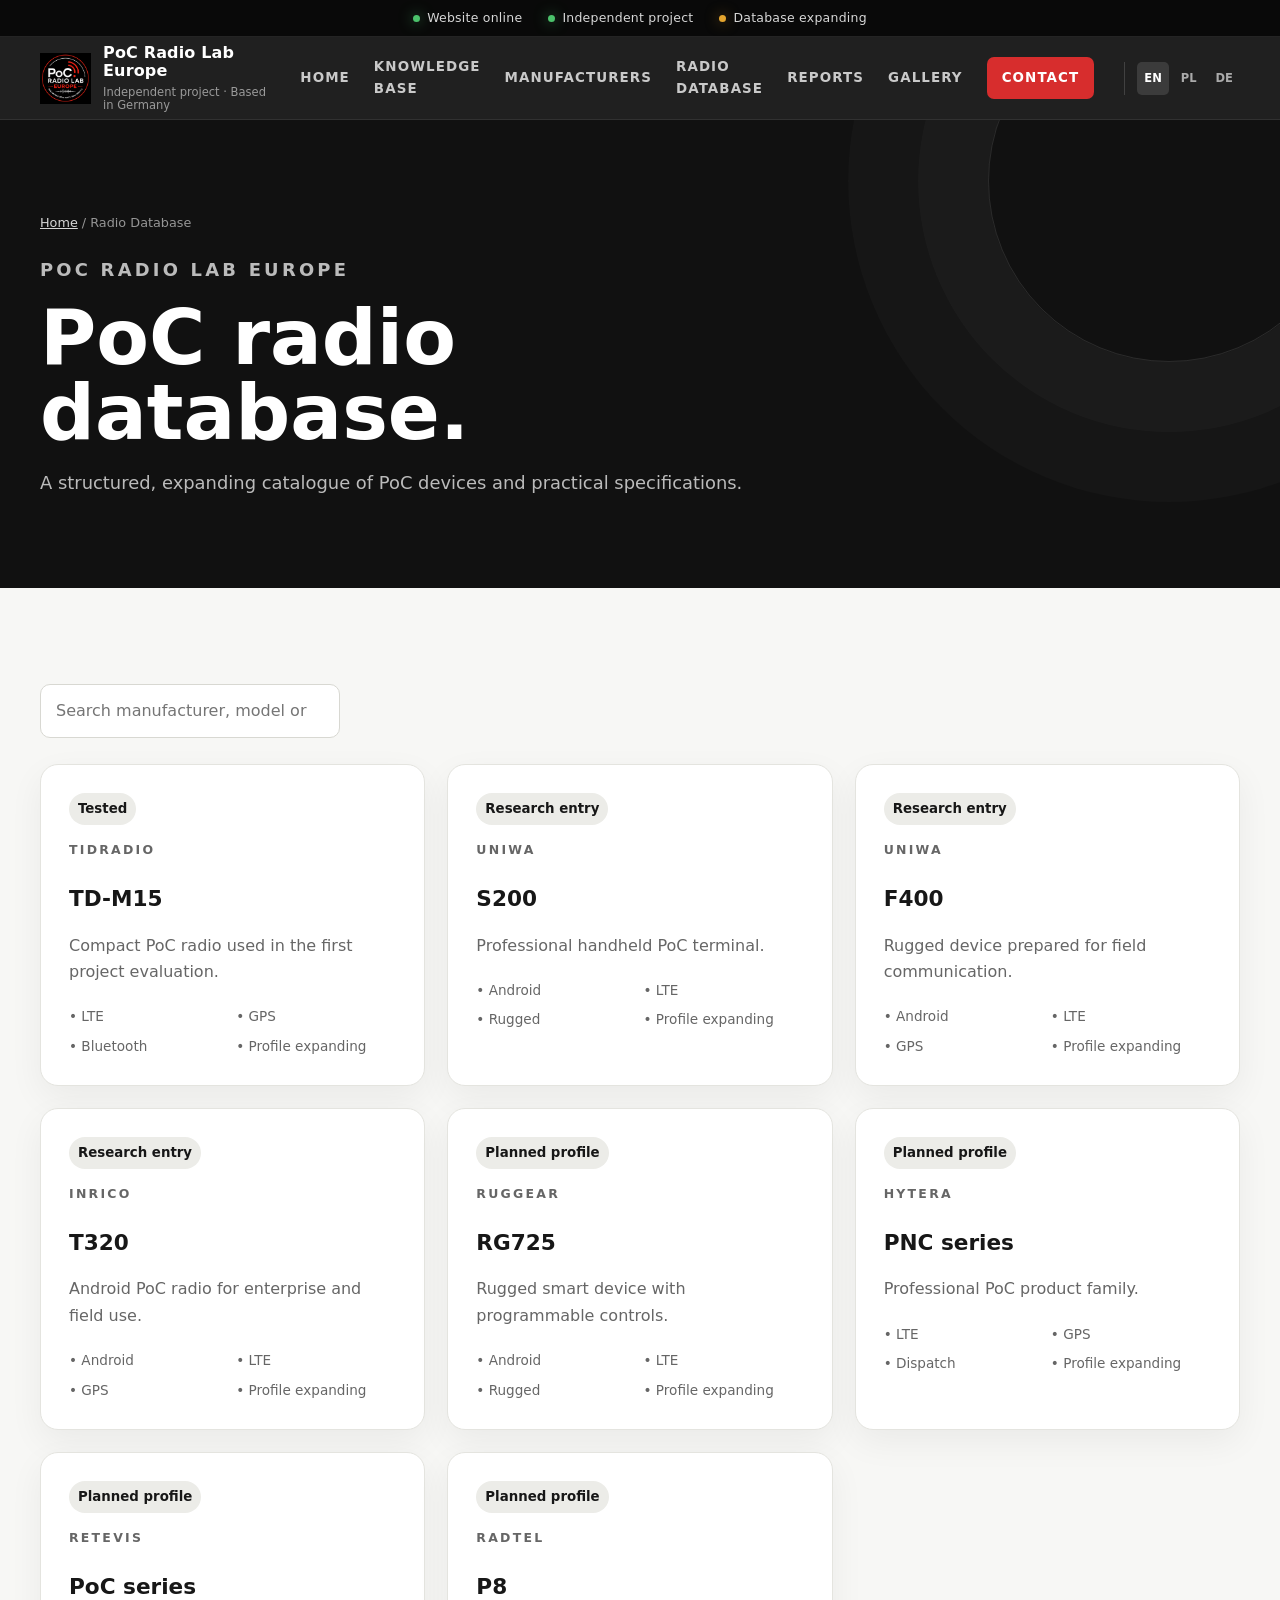
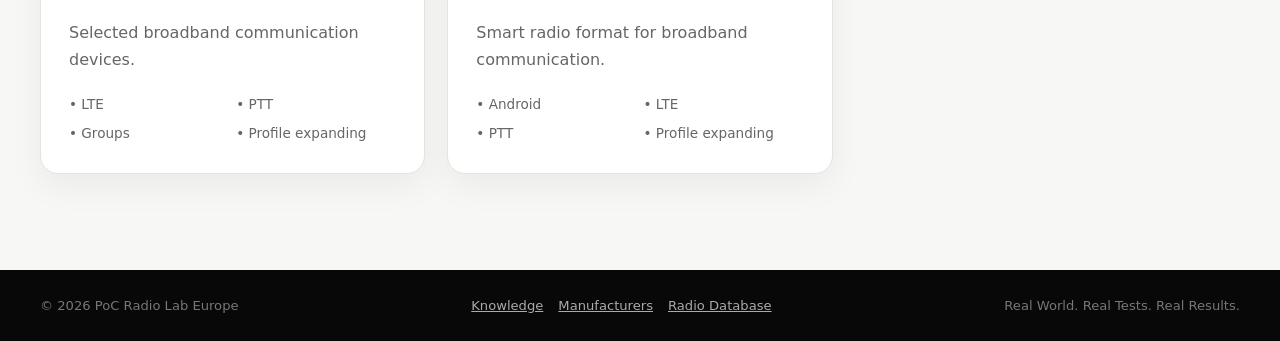
<file: database/index.html>
<!doctype html><html lang="en"><head><meta charset="utf-8"><meta name="viewport" content="width=device-width,initial-scale=1"><meta name="description" content="Searchable PoC radio database."><title>Radio Database | PoC Radio Lab Europe</title><link rel="icon" href="../assets/images/logo.png"><link rel="stylesheet" href="../assets/css/main.css"><style>.language-switcher{display:flex;align-items:center;gap:5px;margin-left:6px;padding-left:12px;border-left:1px solid rgba(255,255,255,.15)}.language-switcher button{border:0;background:transparent;color:#aaa;padding:7px;border-radius:5px;cursor:pointer;font-size:.72rem;font-weight:850}.language-switcher button:hover,.language-switcher button[aria-pressed="true"]{color:#fff;background:rgba(255,255,255,.12)}@media(max-width:780px){.language-switcher{margin:8px 0 0;padding:13px 0 0;justify-content:center;border-left:0;border-top:1px solid rgba(255,255,255,.12)}}</style></head><body><a class="skip-link" href="#main">Skip to content</a><div class="live-strip"><div class="container live-strip__inner"><span><i class="dot dot--green"></i>Website online</span><span><i class="dot dot--green"></i>Independent project</span><span><i class="dot dot--amber"></i>Database expanding</span></div></div><header class="site-header" id="top"><div class="container nav"><a class="brand" href="../index.html"><img src="../assets/images/logo.png" alt="PoC Radio Lab Europe logo"><span><strong>PoC Radio Lab Europe</strong><small>Independent project · Based in Germany</small></span></a><button class="nav-toggle" aria-expanded="false" aria-controls="main-nav" aria-label="Open navigation"><span></span><span></span><span></span></button><nav id="main-nav" class="nav-links" aria-label="Main navigation"><a class="" href="../index.html">Home</a><a class="" href="../knowledge/index.html">Knowledge Base</a><a class="" href="../manufacturers/index.html">Manufacturers</a><a class="active" href="../database/index.html">Radio Database</a><a class="" href="../reports/index.html">Reports</a><a class="" href="../gallery/index.html">Gallery</a><a class="nav-cta" href="../contact.html">Contact</a><div class="language-switcher"><button data-lang="en" aria-pressed="true">EN</button><button data-lang="pl">PL</button><button data-lang="de">DE</button></div></nav></div></header><main id="main"><section class="page-hero"><div class="container"><div class="breadcrumb"><a href="../index.html">Home</a> / Radio Database</div><p class="eyebrow">PoC Radio Lab Europe</p><h1>PoC radio<br>database.</h1><p>A structured, expanding catalogue of PoC devices and practical specifications.</p></div></section><section class="page-section"><div class="container"><div class="filter-row"><input id="radio-filter" type="search" placeholder="Search manufacturer, model or feature…"></div><div class="radio-grid" id="radio-grid"><article class="radio-entry" data-search="TIDRADIO TD-M15 LTE GPS Bluetooth"><small>Tested</small><p class="eyebrow">TIDRADIO</p><h3>TD-M15</h3><p>Compact PoC radio used in the first project evaluation.</p><div class="spec-list"><span>• LTE</span><span>• GPS</span><span>• Bluetooth</span><span>• Profile expanding</span></div></article><article class="radio-entry" data-search="UNIWA S200 Android LTE Rugged"><small>Research entry</small><p class="eyebrow">UNIWA</p><h3>S200</h3><p>Professional handheld PoC terminal.</p><div class="spec-list"><span>• Android</span><span>• LTE</span><span>• Rugged</span><span>• Profile expanding</span></div></article><article class="radio-entry" data-search="UNIWA F400 Android LTE GPS"><small>Research entry</small><p class="eyebrow">UNIWA</p><h3>F400</h3><p>Rugged device prepared for field communication.</p><div class="spec-list"><span>• Android</span><span>• LTE</span><span>• GPS</span><span>• Profile expanding</span></div></article><article class="radio-entry" data-search="Inrico T320 Android LTE GPS"><small>Research entry</small><p class="eyebrow">Inrico</p><h3>T320</h3><p>Android PoC radio for enterprise and field use.</p><div class="spec-list"><span>• Android</span><span>• LTE</span><span>• GPS</span><span>• Profile expanding</span></div></article><article class="radio-entry" data-search="RugGear RG725 Android LTE Rugged"><small>Planned profile</small><p class="eyebrow">RugGear</p><h3>RG725</h3><p>Rugged smart device with programmable controls.</p><div class="spec-list"><span>• Android</span><span>• LTE</span><span>• Rugged</span><span>• Profile expanding</span></div></article><article class="radio-entry" data-search="Hytera PNC series LTE GPS Dispatch"><small>Planned profile</small><p class="eyebrow">Hytera</p><h3>PNC series</h3><p>Professional PoC product family.</p><div class="spec-list"><span>• LTE</span><span>• GPS</span><span>• Dispatch</span><span>• Profile expanding</span></div></article><article class="radio-entry" data-search="Retevis PoC series LTE PTT Groups"><small>Planned profile</small><p class="eyebrow">Retevis</p><h3>PoC series</h3><p>Selected broadband communication devices.</p><div class="spec-list"><span>• LTE</span><span>• PTT</span><span>• Groups</span><span>• Profile expanding</span></div></article><article class="radio-entry" data-search="Radtel P8 Android LTE PTT"><small>Planned profile</small><p class="eyebrow">Radtel</p><h3>P8</h3><p>Smart radio format for broadband communication.</p><div class="spec-list"><span>• Android</span><span>• LTE</span><span>• PTT</span><span>• Profile expanding</span></div></article></div></div></section><script>document.addEventListener('DOMContentLoaded',()=>{const q=document.getElementById('radio-filter');q?.addEventListener('input',()=>{const v=q.value.toLowerCase();document.querySelectorAll('.radio-entry').forEach(x=>x.hidden=!x.textContent.toLowerCase().includes(v));});});</script></main><footer class="footer"><div class="container footer__inner"><span>© 2026 PoC Radio Lab Europe</span><div class="subpage-footer-links"><a href="../knowledge/index.html">Knowledge</a><a href="../manufacturers/index.html">Manufacturers</a><a href="../database/index.html">Radio Database</a></div><span>Real World. Real Tests. Real Results.</span></div></footer><script defer src="../assets/js/main.js"></script></body></html>
</file>
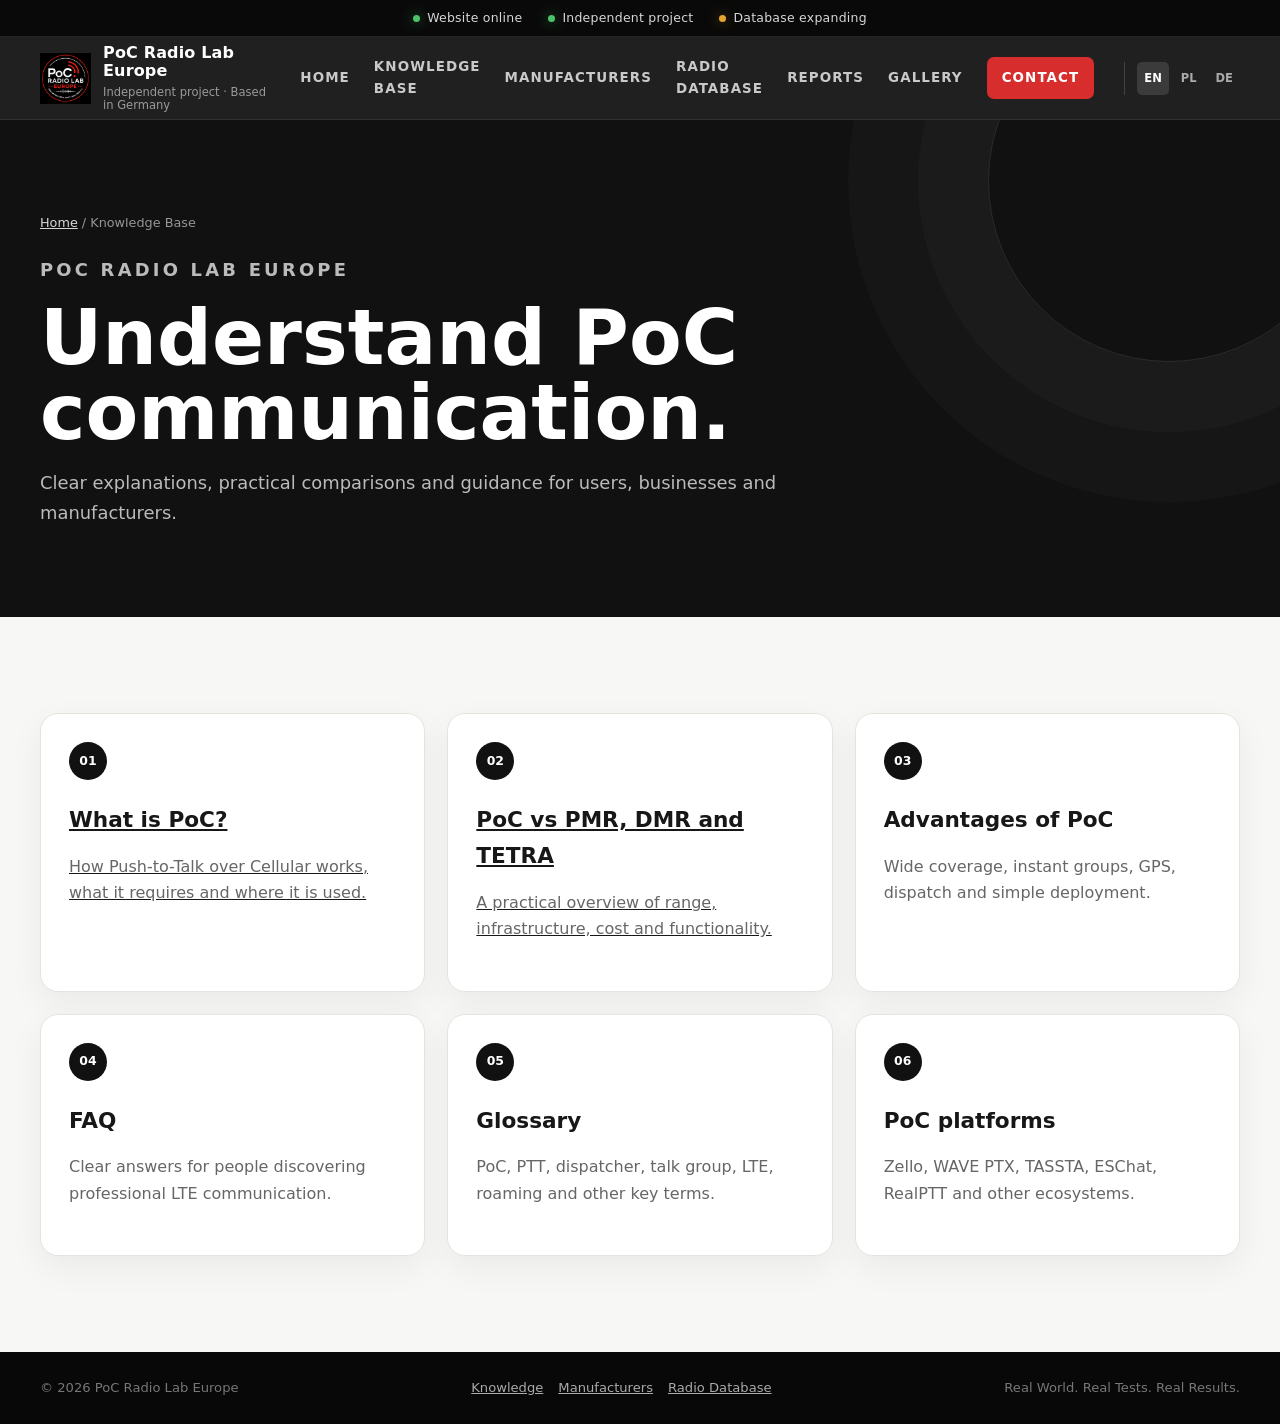
<file: knowledge/index.html>
<!doctype html><html lang="en"><head><meta charset="utf-8"><meta name="viewport" content="width=device-width,initial-scale=1"><meta name="description" content="Independent PoC knowledge base."><title>Knowledge Base | PoC Radio Lab Europe</title><link rel="icon" href="../assets/images/logo.png"><link rel="stylesheet" href="../assets/css/main.css"><style>.language-switcher{display:flex;align-items:center;gap:5px;margin-left:6px;padding-left:12px;border-left:1px solid rgba(255,255,255,.15)}.language-switcher button{border:0;background:transparent;color:#aaa;padding:7px;border-radius:5px;cursor:pointer;font-size:.72rem;font-weight:850}.language-switcher button:hover,.language-switcher button[aria-pressed="true"]{color:#fff;background:rgba(255,255,255,.12)}@media(max-width:780px){.language-switcher{margin:8px 0 0;padding:13px 0 0;justify-content:center;border-left:0;border-top:1px solid rgba(255,255,255,.12)}}</style></head><body><a class="skip-link" href="#main">Skip to content</a><div class="live-strip"><div class="container live-strip__inner"><span><i class="dot dot--green"></i>Website online</span><span><i class="dot dot--green"></i>Independent project</span><span><i class="dot dot--amber"></i>Database expanding</span></div></div><header class="site-header" id="top"><div class="container nav"><a class="brand" href="../index.html"><img src="../assets/images/logo.png" alt="PoC Radio Lab Europe logo"><span><strong>PoC Radio Lab Europe</strong><small>Independent project · Based in Germany</small></span></a><button class="nav-toggle" aria-expanded="false" aria-controls="main-nav" aria-label="Open navigation"><span></span><span></span><span></span></button><nav id="main-nav" class="nav-links" aria-label="Main navigation"><a class="" href="../index.html">Home</a><a class="active" href="../knowledge/index.html">Knowledge Base</a><a class="" href="../manufacturers/index.html">Manufacturers</a><a class="" href="../database/index.html">Radio Database</a><a class="" href="../reports/index.html">Reports</a><a class="" href="../gallery/index.html">Gallery</a><a class="nav-cta" href="../contact.html">Contact</a><div class="language-switcher"><button data-lang="en" aria-pressed="true">EN</button><button data-lang="pl">PL</button><button data-lang="de">DE</button></div></nav></div></header><main id="main"><section class="page-hero"><div class="container"><div class="breadcrumb"><a href="../index.html">Home</a> / Knowledge Base</div><p class="eyebrow">PoC Radio Lab Europe</p><h1>Understand PoC<br>communication.</h1><p>Clear explanations, practical comparisons and guidance for users, businesses and manufacturers.</p></div></section><section class="page-section"><div class="container"><div class="content-grid">
<a class="content-card" href="what-is-poc.html"><span class="number">01</span><h3>What is PoC?</h3><p>How Push-to-Talk over Cellular works, what it requires and where it is used.</p></a>
<a class="content-card" href="comparisons.html"><span class="number">02</span><h3>PoC vs PMR, DMR and TETRA</h3><p>A practical overview of range, infrastructure, cost and functionality.</p></a>
<div class="content-card"><span class="number">03</span><h3>Advantages of PoC</h3><p>Wide coverage, instant groups, GPS, dispatch and simple deployment.</p></div>
<div class="content-card"><span class="number">04</span><h3>FAQ</h3><p>Clear answers for people discovering professional LTE communication.</p></div>
<div class="content-card"><span class="number">05</span><h3>Glossary</h3><p>PoC, PTT, dispatcher, talk group, LTE, roaming and other key terms.</p></div>
<div class="content-card"><span class="number">06</span><h3>PoC platforms</h3><p>Zello, WAVE PTX, TASSTA, ESChat, RealPTT and other ecosystems.</p></div>
</div></div></section></main><footer class="footer"><div class="container footer__inner"><span>© 2026 PoC Radio Lab Europe</span><div class="subpage-footer-links"><a href="../knowledge/index.html">Knowledge</a><a href="../manufacturers/index.html">Manufacturers</a><a href="../database/index.html">Radio Database</a></div><span>Real World. Real Tests. Real Results.</span></div></footer><script defer src="../assets/js/main.js"></script></body></html>
</file>
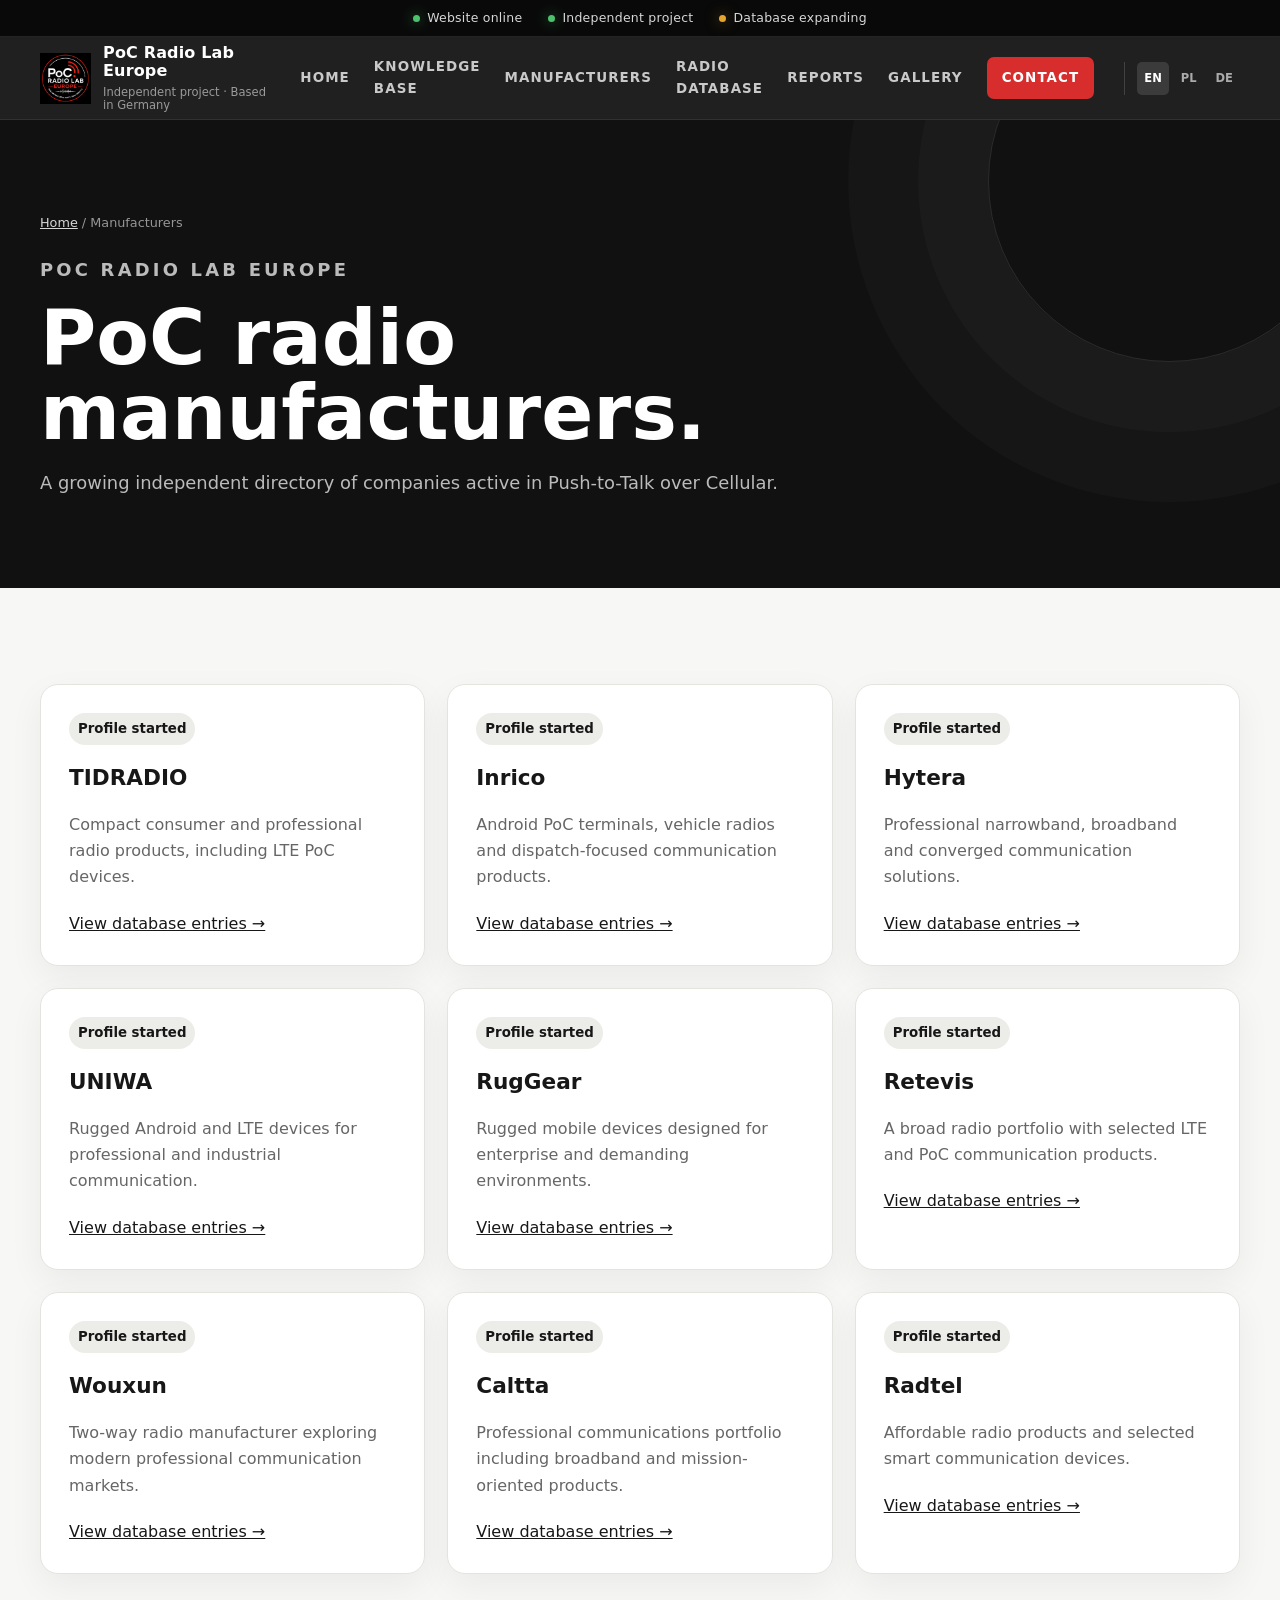
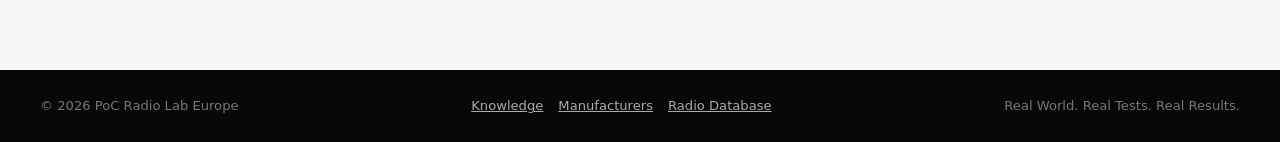
<file: manufacturers/index.html>
<!doctype html><html lang="en"><head><meta charset="utf-8"><meta name="viewport" content="width=device-width,initial-scale=1"><meta name="description" content="Directory of PoC radio manufacturers."><title>Manufacturers | PoC Radio Lab Europe</title><link rel="icon" href="../assets/images/logo.png"><link rel="stylesheet" href="../assets/css/main.css"><style>.language-switcher{display:flex;align-items:center;gap:5px;margin-left:6px;padding-left:12px;border-left:1px solid rgba(255,255,255,.15)}.language-switcher button{border:0;background:transparent;color:#aaa;padding:7px;border-radius:5px;cursor:pointer;font-size:.72rem;font-weight:850}.language-switcher button:hover,.language-switcher button[aria-pressed="true"]{color:#fff;background:rgba(255,255,255,.12)}@media(max-width:780px){.language-switcher{margin:8px 0 0;padding:13px 0 0;justify-content:center;border-left:0;border-top:1px solid rgba(255,255,255,.12)}}</style></head><body><a class="skip-link" href="#main">Skip to content</a><div class="live-strip"><div class="container live-strip__inner"><span><i class="dot dot--green"></i>Website online</span><span><i class="dot dot--green"></i>Independent project</span><span><i class="dot dot--amber"></i>Database expanding</span></div></div><header class="site-header" id="top"><div class="container nav"><a class="brand" href="../index.html"><img src="../assets/images/logo.png" alt="PoC Radio Lab Europe logo"><span><strong>PoC Radio Lab Europe</strong><small>Independent project · Based in Germany</small></span></a><button class="nav-toggle" aria-expanded="false" aria-controls="main-nav" aria-label="Open navigation"><span></span><span></span><span></span></button><nav id="main-nav" class="nav-links" aria-label="Main navigation"><a class="" href="../index.html">Home</a><a class="" href="../knowledge/index.html">Knowledge Base</a><a class="active" href="../manufacturers/index.html">Manufacturers</a><a class="" href="../database/index.html">Radio Database</a><a class="" href="../reports/index.html">Reports</a><a class="" href="../gallery/index.html">Gallery</a><a class="nav-cta" href="../contact.html">Contact</a><div class="language-switcher"><button data-lang="en" aria-pressed="true">EN</button><button data-lang="pl">PL</button><button data-lang="de">DE</button></div></nav></div></header><main id="main"><section class="page-hero"><div class="container"><div class="breadcrumb"><a href="../index.html">Home</a> / Manufacturers</div><p class="eyebrow">PoC Radio Lab Europe</p><h1>PoC radio<br>manufacturers.</h1><p>A growing independent directory of companies active in Push-to-Talk over Cellular.</p></div></section><section class="page-section"><div class="container"><div class="directory-grid"><article class="directory-card"><small>Profile started</small><h3>TIDRADIO</h3><p>Compact consumer and professional radio products, including LTE PoC devices.</p><a href="../database/index.html">View database entries →</a></article><article class="directory-card"><small>Profile started</small><h3>Inrico</h3><p>Android PoC terminals, vehicle radios and dispatch-focused communication products.</p><a href="../database/index.html">View database entries →</a></article><article class="directory-card"><small>Profile started</small><h3>Hytera</h3><p>Professional narrowband, broadband and converged communication solutions.</p><a href="../database/index.html">View database entries →</a></article><article class="directory-card"><small>Profile started</small><h3>UNIWA</h3><p>Rugged Android and LTE devices for professional and industrial communication.</p><a href="../database/index.html">View database entries →</a></article><article class="directory-card"><small>Profile started</small><h3>RugGear</h3><p>Rugged mobile devices designed for enterprise and demanding environments.</p><a href="../database/index.html">View database entries →</a></article><article class="directory-card"><small>Profile started</small><h3>Retevis</h3><p>A broad radio portfolio with selected LTE and PoC communication products.</p><a href="../database/index.html">View database entries →</a></article><article class="directory-card"><small>Profile started</small><h3>Wouxun</h3><p>Two-way radio manufacturer exploring modern professional communication markets.</p><a href="../database/index.html">View database entries →</a></article><article class="directory-card"><small>Profile started</small><h3>Caltta</h3><p>Professional communications portfolio including broadband and mission-oriented products.</p><a href="../database/index.html">View database entries →</a></article><article class="directory-card"><small>Profile started</small><h3>Radtel</h3><p>Affordable radio products and selected smart communication devices.</p><a href="../database/index.html">View database entries →</a></article></div></div></section></main><footer class="footer"><div class="container footer__inner"><span>© 2026 PoC Radio Lab Europe</span><div class="subpage-footer-links"><a href="../knowledge/index.html">Knowledge</a><a href="../manufacturers/index.html">Manufacturers</a><a href="../database/index.html">Radio Database</a></div><span>Real World. Real Tests. Real Results.</span></div></footer><script defer src="../assets/js/main.js"></script></body></html>
</file>
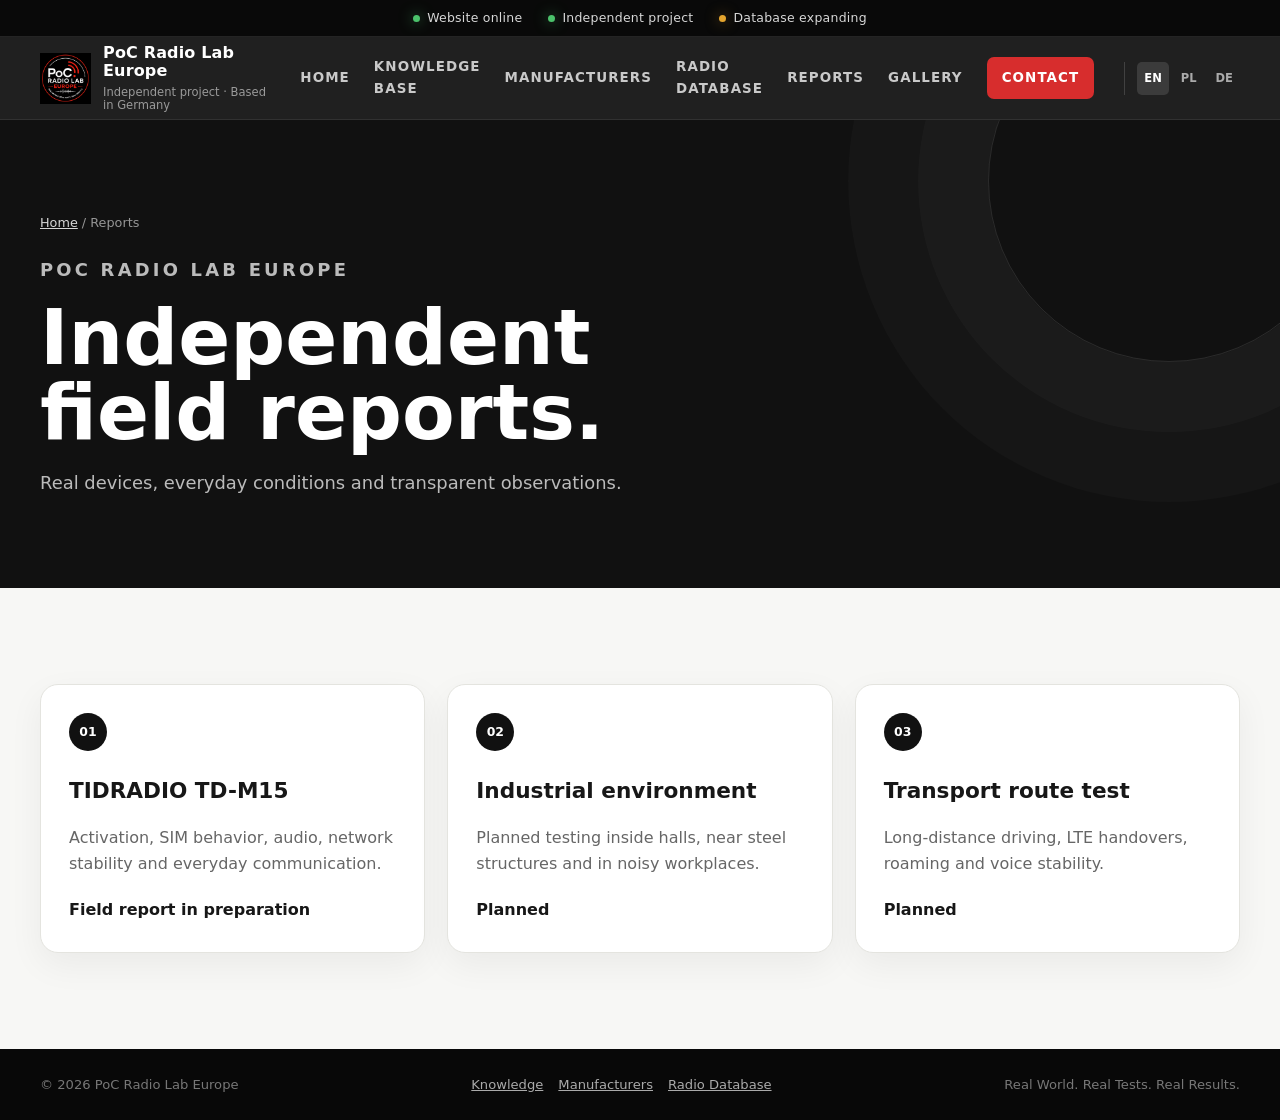
<file: reports/index.html>
<!doctype html><html lang="en"><head><meta charset="utf-8"><meta name="viewport" content="width=device-width,initial-scale=1"><meta name="description" content="Independent PoC field reports."><title>Reports | PoC Radio Lab Europe</title><link rel="icon" href="../assets/images/logo.png"><link rel="stylesheet" href="../assets/css/main.css"><style>.language-switcher{display:flex;align-items:center;gap:5px;margin-left:6px;padding-left:12px;border-left:1px solid rgba(255,255,255,.15)}.language-switcher button{border:0;background:transparent;color:#aaa;padding:7px;border-radius:5px;cursor:pointer;font-size:.72rem;font-weight:850}.language-switcher button:hover,.language-switcher button[aria-pressed="true"]{color:#fff;background:rgba(255,255,255,.12)}@media(max-width:780px){.language-switcher{margin:8px 0 0;padding:13px 0 0;justify-content:center;border-left:0;border-top:1px solid rgba(255,255,255,.12)}}</style></head><body><a class="skip-link" href="#main">Skip to content</a><div class="live-strip"><div class="container live-strip__inner"><span><i class="dot dot--green"></i>Website online</span><span><i class="dot dot--green"></i>Independent project</span><span><i class="dot dot--amber"></i>Database expanding</span></div></div><header class="site-header" id="top"><div class="container nav"><a class="brand" href="../index.html"><img src="../assets/images/logo.png" alt="PoC Radio Lab Europe logo"><span><strong>PoC Radio Lab Europe</strong><small>Independent project · Based in Germany</small></span></a><button class="nav-toggle" aria-expanded="false" aria-controls="main-nav" aria-label="Open navigation"><span></span><span></span><span></span></button><nav id="main-nav" class="nav-links" aria-label="Main navigation"><a class="" href="../index.html">Home</a><a class="" href="../knowledge/index.html">Knowledge Base</a><a class="" href="../manufacturers/index.html">Manufacturers</a><a class="" href="../database/index.html">Radio Database</a><a class="active" href="../reports/index.html">Reports</a><a class="" href="../gallery/index.html">Gallery</a><a class="nav-cta" href="../contact.html">Contact</a><div class="language-switcher"><button data-lang="en" aria-pressed="true">EN</button><button data-lang="pl">PL</button><button data-lang="de">DE</button></div></nav></div></header><main id="main"><section class="page-hero"><div class="container"><div class="breadcrumb"><a href="../index.html">Home</a> / Reports</div><p class="eyebrow">PoC Radio Lab Europe</p><h1>Independent<br>field reports.</h1><p>Real devices, everyday conditions and transparent observations.</p></div></section><section class="page-section"><div class="container"><div class="content-grid"><article class="content-card"><span class="number">01</span><h3>TIDRADIO TD-M15</h3><p>Activation, SIM behavior, audio, network stability and everyday communication.</p><b>Field report in preparation</b></article><article class="content-card"><span class="number">02</span><h3>Industrial environment</h3><p>Planned testing inside halls, near steel structures and in noisy workplaces.</p><b>Planned</b></article><article class="content-card"><span class="number">03</span><h3>Transport route test</h3><p>Long-distance driving, LTE handovers, roaming and voice stability.</p><b>Planned</b></article></div></div></section></main><footer class="footer"><div class="container footer__inner"><span>© 2026 PoC Radio Lab Europe</span><div class="subpage-footer-links"><a href="../knowledge/index.html">Knowledge</a><a href="../manufacturers/index.html">Manufacturers</a><a href="../database/index.html">Radio Database</a></div><span>Real World. Real Tests. Real Results.</span></div></footer><script defer src="../assets/js/main.js"></script></body></html>
</file>
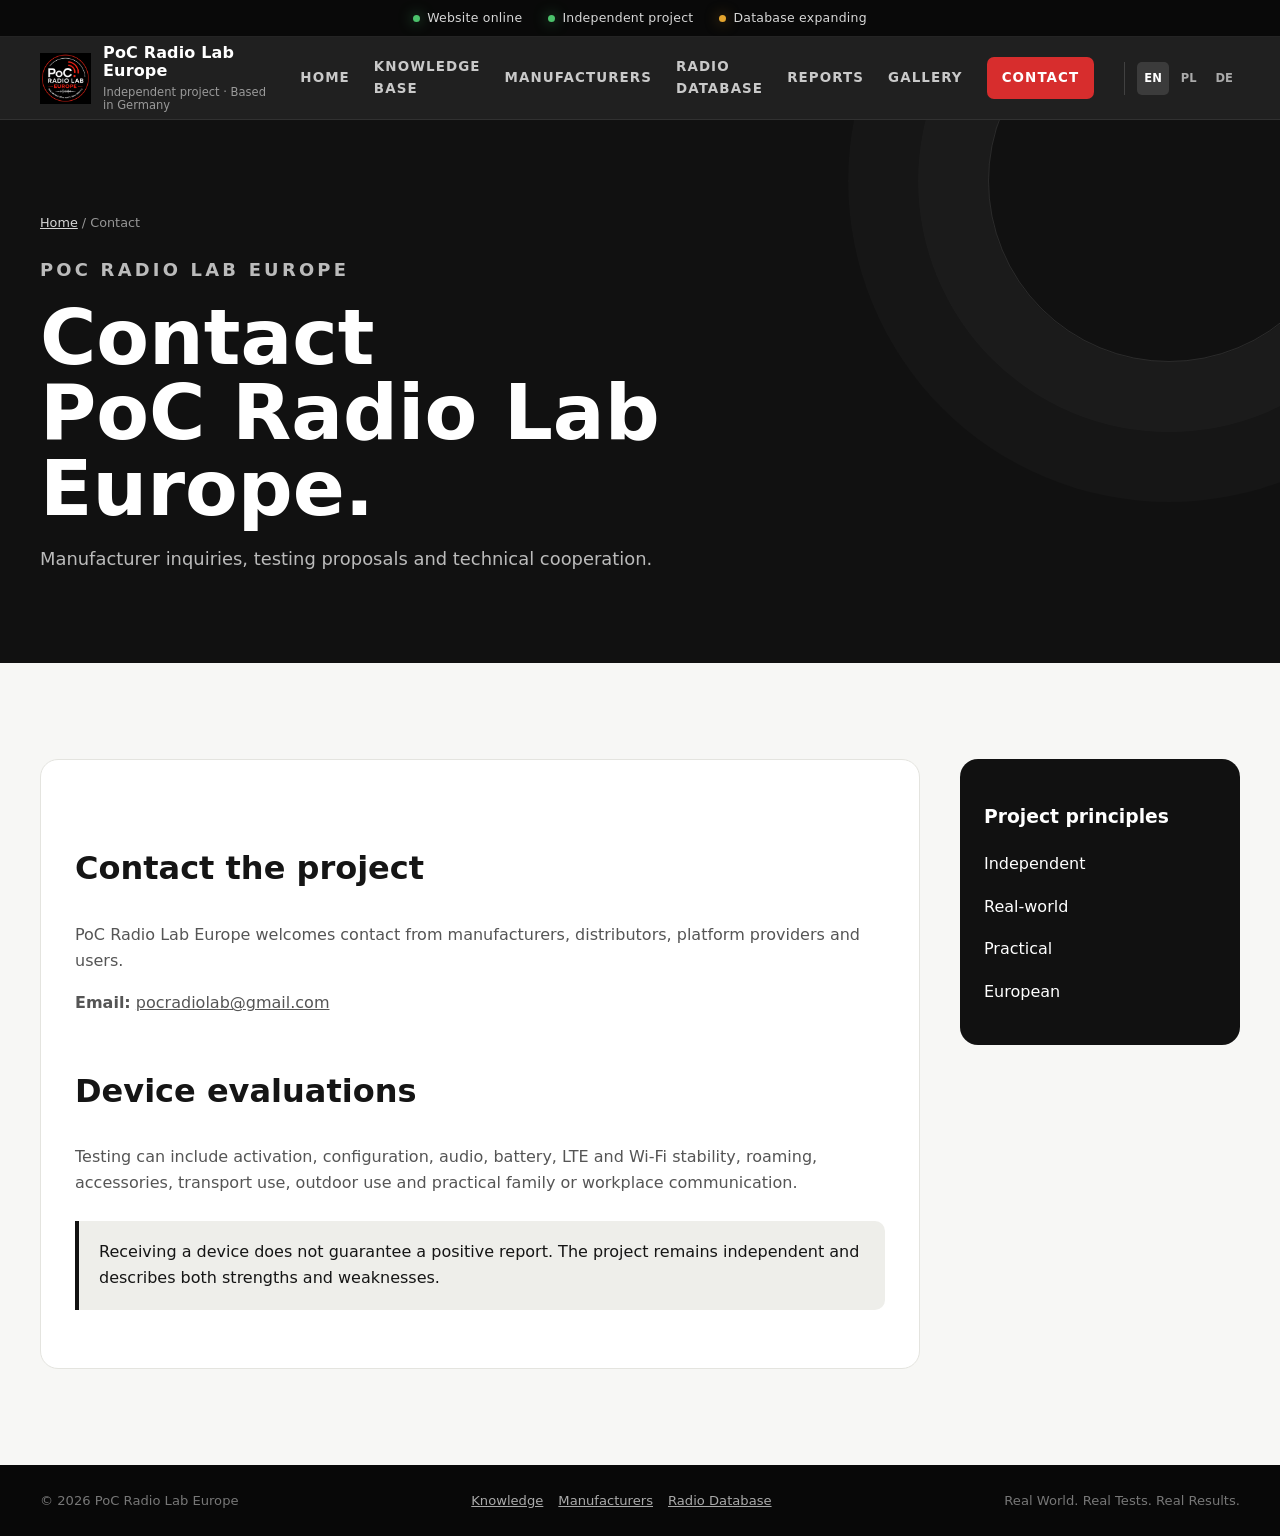
<file: contact.html>
<!doctype html><html lang="en"><head><meta charset="utf-8"><meta name="viewport" content="width=device-width,initial-scale=1"><meta name="description" content="Contact PoC Radio Lab Europe."><title>Contact | PoC Radio Lab Europe</title><link rel="icon" href="assets/images/logo.png"><link rel="stylesheet" href="assets/css/main.css"><style>.language-switcher{display:flex;align-items:center;gap:5px;margin-left:6px;padding-left:12px;border-left:1px solid rgba(255,255,255,.15)}.language-switcher button{border:0;background:transparent;color:#aaa;padding:7px;border-radius:5px;cursor:pointer;font-size:.72rem;font-weight:850}.language-switcher button:hover,.language-switcher button[aria-pressed="true"]{color:#fff;background:rgba(255,255,255,.12)}@media(max-width:780px){.language-switcher{margin:8px 0 0;padding:13px 0 0;justify-content:center;border-left:0;border-top:1px solid rgba(255,255,255,.12)}}</style></head><body><a class="skip-link" href="#main">Skip to content</a><div class="live-strip"><div class="container live-strip__inner"><span><i class="dot dot--green"></i>Website online</span><span><i class="dot dot--green"></i>Independent project</span><span><i class="dot dot--amber"></i>Database expanding</span></div></div><header class="site-header" id="top"><div class="container nav"><a class="brand" href="index.html"><img src="assets/images/logo.png" alt="PoC Radio Lab Europe logo"><span><strong>PoC Radio Lab Europe</strong><small>Independent project · Based in Germany</small></span></a><button class="nav-toggle" aria-expanded="false" aria-controls="main-nav" aria-label="Open navigation"><span></span><span></span><span></span></button><nav id="main-nav" class="nav-links" aria-label="Main navigation"><a class="" href="index.html">Home</a><a class="" href="knowledge/index.html">Knowledge Base</a><a class="" href="manufacturers/index.html">Manufacturers</a><a class="" href="database/index.html">Radio Database</a><a class="" href="reports/index.html">Reports</a><a class="" href="gallery/index.html">Gallery</a><a class="nav-cta" href="contact.html">Contact</a><div class="language-switcher"><button data-lang="en" aria-pressed="true">EN</button><button data-lang="pl">PL</button><button data-lang="de">DE</button></div></nav></div></header><main id="main"><section class="page-hero"><div class="container"><div class="breadcrumb"><a href="index.html">Home</a> / Contact</div><p class="eyebrow">PoC Radio Lab Europe</p><h1>Contact<br>PoC Radio Lab Europe.</h1><p>Manufacturer inquiries, testing proposals and technical cooperation.</p></div></section><section class="page-section"><div class="container article-layout"><article class="article-body"><h2>Contact the project</h2><p>PoC Radio Lab Europe welcomes contact from manufacturers, distributors, platform providers and users.</p><p><strong>Email:</strong> <a href="mailto:pocradiolab@gmail.com">pocradiolab@gmail.com</a></p><h2>Device evaluations</h2><p>Testing can include activation, configuration, audio, battery, LTE and Wi-Fi stability, roaming, accessories, transport use, outdoor use and practical family or workplace communication.</p><div class="notice-box">Receiving a device does not guarantee a positive report. The project remains independent and describes both strengths and weaknesses.</div></article><aside class="article-side"><h3>Project principles</h3><p>Independent</p><p>Real-world</p><p>Practical</p><p>European</p></aside></div></section></main><footer class="footer"><div class="container footer__inner"><span>© 2026 PoC Radio Lab Europe</span><div class="subpage-footer-links"><a href="knowledge/index.html">Knowledge</a><a href="manufacturers/index.html">Manufacturers</a><a href="database/index.html">Radio Database</a></div><span>Real World. Real Tests. Real Results.</span></div></footer><script defer src="assets/js/main.js"></script></body></html>
</file>
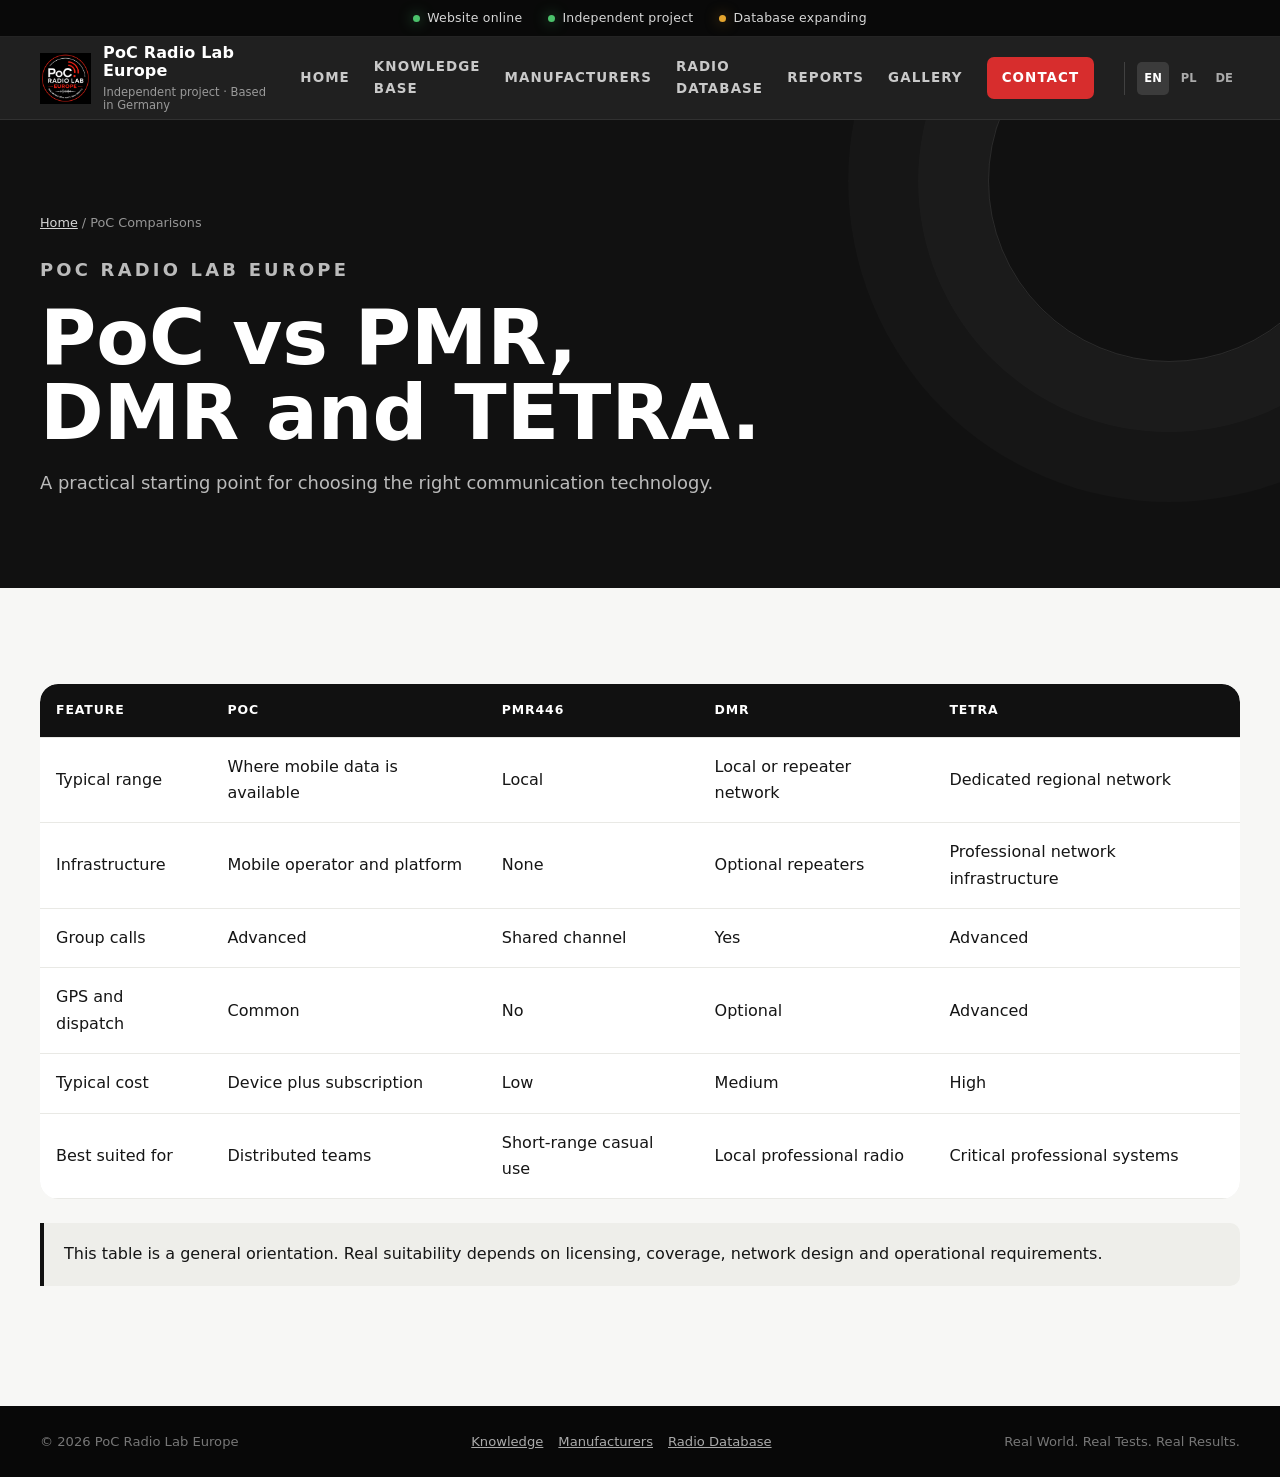
<file: knowledge/comparisons.html>
<!doctype html><html lang="en"><head><meta charset="utf-8"><meta name="viewport" content="width=device-width,initial-scale=1"><meta name="description" content="PoC compared with PMR, DMR and TETRA."><title>PoC Comparisons | PoC Radio Lab Europe</title><link rel="icon" href="../assets/images/logo.png"><link rel="stylesheet" href="../assets/css/main.css"><style>.language-switcher{display:flex;align-items:center;gap:5px;margin-left:6px;padding-left:12px;border-left:1px solid rgba(255,255,255,.15)}.language-switcher button{border:0;background:transparent;color:#aaa;padding:7px;border-radius:5px;cursor:pointer;font-size:.72rem;font-weight:850}.language-switcher button:hover,.language-switcher button[aria-pressed="true"]{color:#fff;background:rgba(255,255,255,.12)}@media(max-width:780px){.language-switcher{margin:8px 0 0;padding:13px 0 0;justify-content:center;border-left:0;border-top:1px solid rgba(255,255,255,.12)}}</style></head><body><a class="skip-link" href="#main">Skip to content</a><div class="live-strip"><div class="container live-strip__inner"><span><i class="dot dot--green"></i>Website online</span><span><i class="dot dot--green"></i>Independent project</span><span><i class="dot dot--amber"></i>Database expanding</span></div></div><header class="site-header" id="top"><div class="container nav"><a class="brand" href="../index.html"><img src="../assets/images/logo.png" alt="PoC Radio Lab Europe logo"><span><strong>PoC Radio Lab Europe</strong><small>Independent project · Based in Germany</small></span></a><button class="nav-toggle" aria-expanded="false" aria-controls="main-nav" aria-label="Open navigation"><span></span><span></span><span></span></button><nav id="main-nav" class="nav-links" aria-label="Main navigation"><a class="" href="../index.html">Home</a><a class="active" href="../knowledge/index.html">Knowledge Base</a><a class="" href="../manufacturers/index.html">Manufacturers</a><a class="" href="../database/index.html">Radio Database</a><a class="" href="../reports/index.html">Reports</a><a class="" href="../gallery/index.html">Gallery</a><a class="nav-cta" href="../contact.html">Contact</a><div class="language-switcher"><button data-lang="en" aria-pressed="true">EN</button><button data-lang="pl">PL</button><button data-lang="de">DE</button></div></nav></div></header><main id="main"><section class="page-hero"><div class="container"><div class="breadcrumb"><a href="../index.html">Home</a> / PoC Comparisons</div><p class="eyebrow">PoC Radio Lab Europe</p><h1>PoC vs PMR,<br>DMR and TETRA.</h1><p>A practical starting point for choosing the right communication technology.</p></div></section><section class="page-section"><div class="container"><div class="table-scroll"><table class="compare-table"><thead><tr><th>Feature</th><th>PoC</th><th>PMR446</th><th>DMR</th><th>TETRA</th></tr></thead><tbody><tr><td>Typical range</td><td>Where mobile data is available</td><td>Local</td><td>Local or repeater network</td><td>Dedicated regional network</td></tr><tr><td>Infrastructure</td><td>Mobile operator and platform</td><td>None</td><td>Optional repeaters</td><td>Professional network infrastructure</td></tr><tr><td>Group calls</td><td>Advanced</td><td>Shared channel</td><td>Yes</td><td>Advanced</td></tr><tr><td>GPS and dispatch</td><td>Common</td><td>No</td><td>Optional</td><td>Advanced</td></tr><tr><td>Typical cost</td><td>Device plus subscription</td><td>Low</td><td>Medium</td><td>High</td></tr><tr><td>Best suited for</td><td>Distributed teams</td><td>Short-range casual use</td><td>Local professional radio</td><td>Critical professional systems</td></tr></tbody></table></div><div class="notice-box">This table is a general orientation. Real suitability depends on licensing, coverage, network design and operational requirements.</div></div></section></main><footer class="footer"><div class="container footer__inner"><span>© 2026 PoC Radio Lab Europe</span><div class="subpage-footer-links"><a href="../knowledge/index.html">Knowledge</a><a href="../manufacturers/index.html">Manufacturers</a><a href="../database/index.html">Radio Database</a></div><span>Real World. Real Tests. Real Results.</span></div></footer><script defer src="../assets/js/main.js"></script></body></html>
</file>
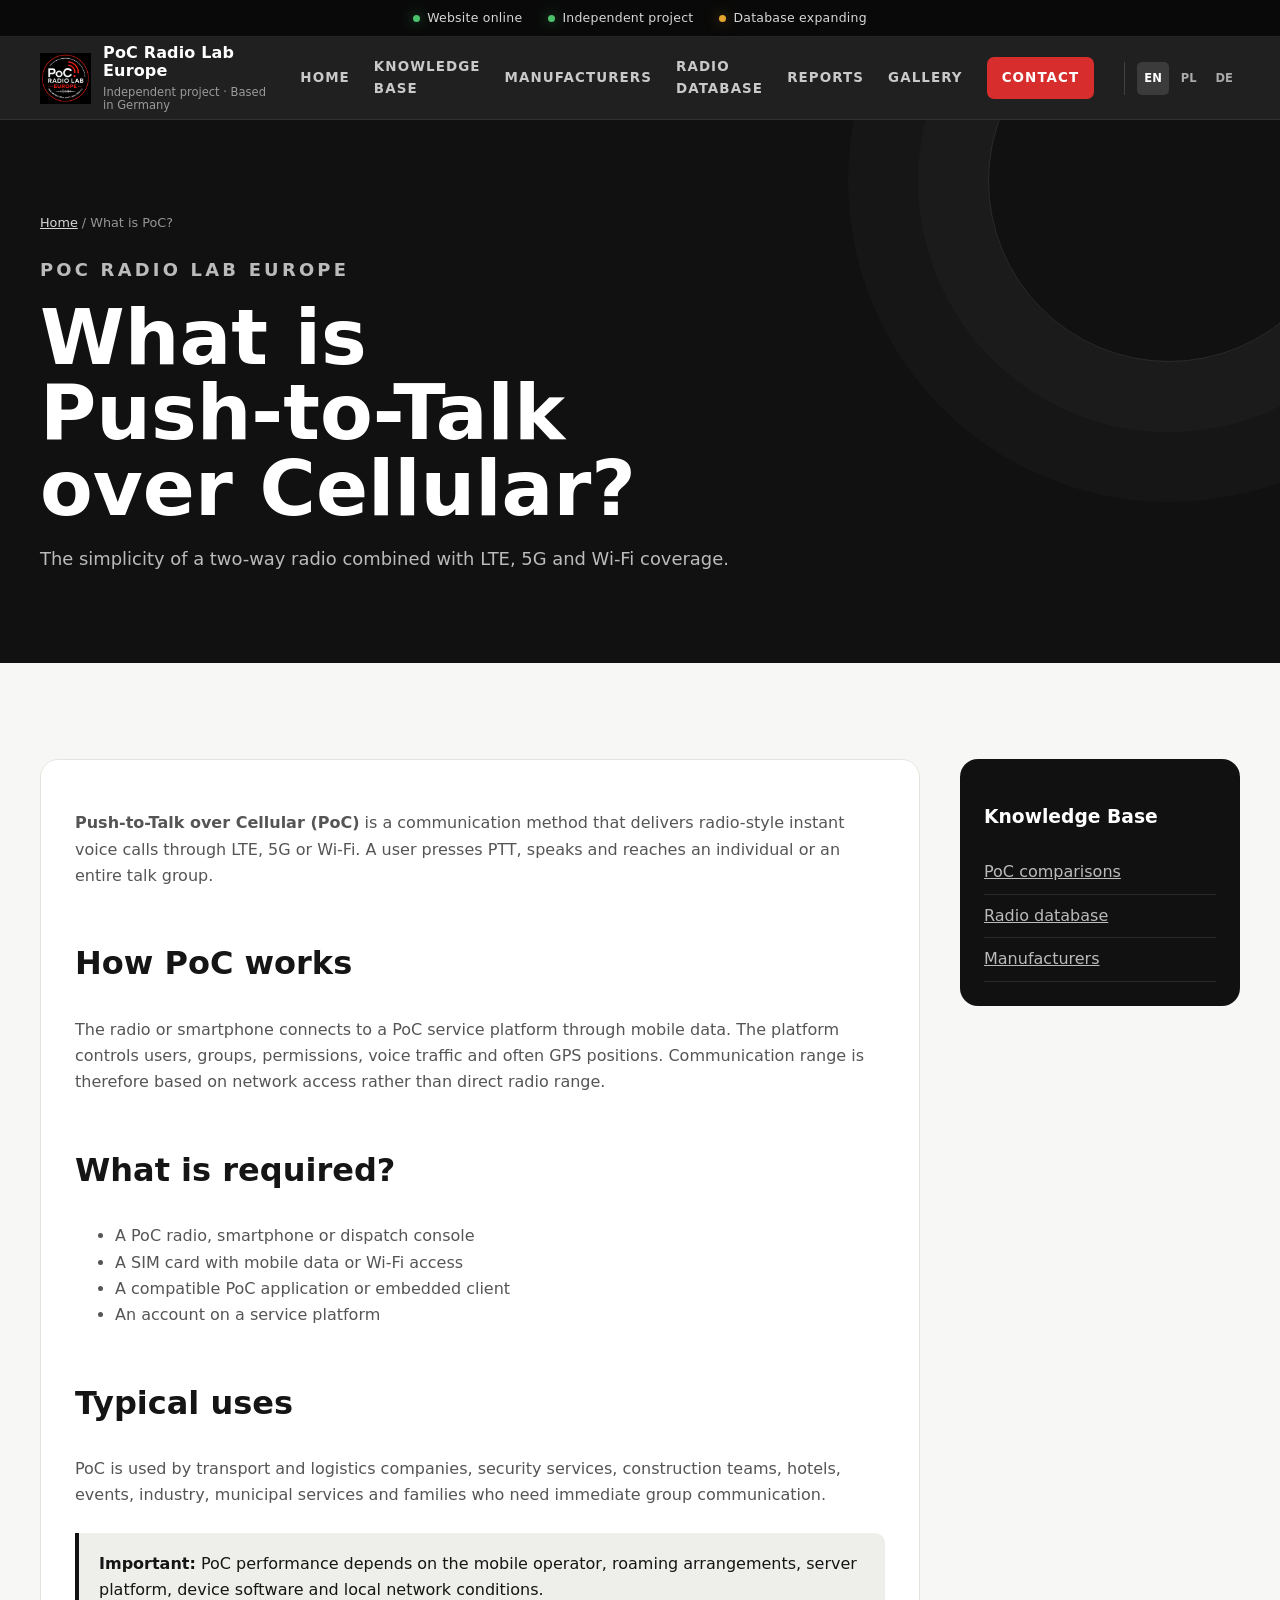
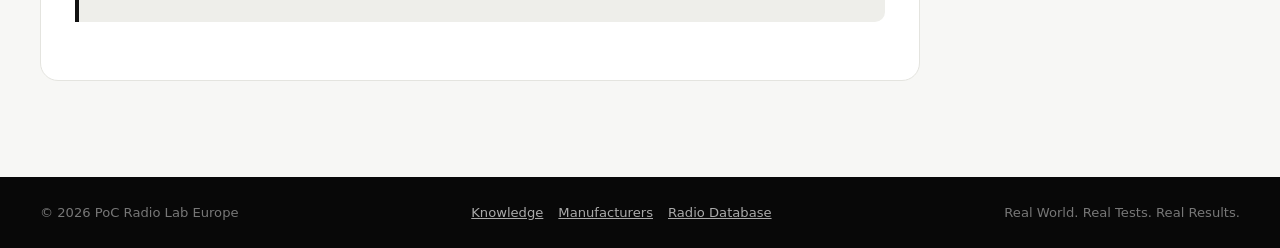
<file: knowledge/what-is-poc.html>
<!doctype html><html lang="en"><head><meta charset="utf-8"><meta name="viewport" content="width=device-width,initial-scale=1"><meta name="description" content="Explanation of Push-to-Talk over Cellular."><title>What is PoC? | PoC Radio Lab Europe</title><link rel="icon" href="../assets/images/logo.png"><link rel="stylesheet" href="../assets/css/main.css"><style>.language-switcher{display:flex;align-items:center;gap:5px;margin-left:6px;padding-left:12px;border-left:1px solid rgba(255,255,255,.15)}.language-switcher button{border:0;background:transparent;color:#aaa;padding:7px;border-radius:5px;cursor:pointer;font-size:.72rem;font-weight:850}.language-switcher button:hover,.language-switcher button[aria-pressed="true"]{color:#fff;background:rgba(255,255,255,.12)}@media(max-width:780px){.language-switcher{margin:8px 0 0;padding:13px 0 0;justify-content:center;border-left:0;border-top:1px solid rgba(255,255,255,.12)}}</style></head><body><a class="skip-link" href="#main">Skip to content</a><div class="live-strip"><div class="container live-strip__inner"><span><i class="dot dot--green"></i>Website online</span><span><i class="dot dot--green"></i>Independent project</span><span><i class="dot dot--amber"></i>Database expanding</span></div></div><header class="site-header" id="top"><div class="container nav"><a class="brand" href="../index.html"><img src="../assets/images/logo.png" alt="PoC Radio Lab Europe logo"><span><strong>PoC Radio Lab Europe</strong><small>Independent project · Based in Germany</small></span></a><button class="nav-toggle" aria-expanded="false" aria-controls="main-nav" aria-label="Open navigation"><span></span><span></span><span></span></button><nav id="main-nav" class="nav-links" aria-label="Main navigation"><a class="" href="../index.html">Home</a><a class="active" href="../knowledge/index.html">Knowledge Base</a><a class="" href="../manufacturers/index.html">Manufacturers</a><a class="" href="../database/index.html">Radio Database</a><a class="" href="../reports/index.html">Reports</a><a class="" href="../gallery/index.html">Gallery</a><a class="nav-cta" href="../contact.html">Contact</a><div class="language-switcher"><button data-lang="en" aria-pressed="true">EN</button><button data-lang="pl">PL</button><button data-lang="de">DE</button></div></nav></div></header><main id="main"><section class="page-hero"><div class="container"><div class="breadcrumb"><a href="../index.html">Home</a> / What is PoC?</div><p class="eyebrow">PoC Radio Lab Europe</p><h1>What is<br>Push-to-Talk<br>over Cellular?</h1><p>The simplicity of a two-way radio combined with LTE, 5G and Wi-Fi coverage.</p></div></section><section class="page-section"><div class="container article-layout"><article class="article-body"><p><strong>Push-to-Talk over Cellular (PoC)</strong> is a communication method that delivers radio-style instant voice calls through LTE, 5G or Wi-Fi. A user presses PTT, speaks and reaches an individual or an entire talk group.</p><h2>How PoC works</h2><p>The radio or smartphone connects to a PoC service platform through mobile data. The platform controls users, groups, permissions, voice traffic and often GPS positions. Communication range is therefore based on network access rather than direct radio range.</p><h2>What is required?</h2><ul><li>A PoC radio, smartphone or dispatch console</li><li>A SIM card with mobile data or Wi-Fi access</li><li>A compatible PoC application or embedded client</li><li>An account on a service platform</li></ul><h2>Typical uses</h2><p>PoC is used by transport and logistics companies, security services, construction teams, hotels, events, industry, municipal services and families who need immediate group communication.</p><div class="notice-box"><strong>Important:</strong> PoC performance depends on the mobile operator, roaming arrangements, server platform, device software and local network conditions.</div></article><aside class="article-side"><h3>Knowledge Base</h3><a href="comparisons.html">PoC comparisons</a><a href="../database/index.html">Radio database</a><a href="../manufacturers/index.html">Manufacturers</a></aside></div></section></main><footer class="footer"><div class="container footer__inner"><span>© 2026 PoC Radio Lab Europe</span><div class="subpage-footer-links"><a href="../knowledge/index.html">Knowledge</a><a href="../manufacturers/index.html">Manufacturers</a><a href="../database/index.html">Radio Database</a></div><span>Real World. Real Tests. Real Results.</span></div></footer><script defer src="../assets/js/main.js"></script></body></html>
</file>
<file: assets/css/main.css>
:root{--bg:#fff;--soft:#f3f3f2;--ink:#151515;--muted:#696969;--dark:#101010;--dark2:#191919;--red:#d72d2d;--red2:#f04444;--line:#dedede;--amber:#e5a52e;--radius:18px;--shadow:0 22px 70px rgba(0,0,0,.14);--max:1200px}*{box-sizing:border-box}html{scroll-behavior:smooth}body{margin:0;font-family:Inter,ui-sans-serif,system-ui,-apple-system,BlinkMacSystemFont,"Segoe UI",sans-serif;color:var(--ink);background:var(--bg);line-height:1.65}img{max-width:100%;display:block}button,a{font:inherit}a{color:inherit}.container{width:min(var(--max),calc(100% - 40px));margin-inline:auto}.skip-link{position:fixed;left:12px;top:-80px;background:#fff;color:#000;padding:10px 14px;z-index:200;text-decoration:none}.skip-link:focus{top:12px}.live-strip{background:#090909;color:#d7d7d7;font-size:.78rem;letter-spacing:.02em;border-bottom:1px solid #242424}.live-strip__inner{display:flex;gap:26px;align-items:center;justify-content:center;min-height:36px;white-space:nowrap;overflow:auto}.dot{display:inline-block;width:7px;height:7px;border-radius:50%;margin-right:7px;background:#777}.dot--green{background:#4bc26b;box-shadow:0 0 14px rgba(75,194,107,.7)}.dot--amber{background:var(--amber);box-shadow:0 0 14px rgba(229,165,46,.55)}.site-header{position:sticky;top:0;z-index:100;background:rgba(14,14,14,.92);backdrop-filter:blur(18px);border-bottom:1px solid rgba(255,255,255,.08)}.nav{min-height:82px;display:flex;align-items:center;justify-content:space-between;gap:24px}.brand{display:flex;align-items:center;gap:12px;text-decoration:none;color:#fff}.brand img{width:51px;height:51px;object-fit:contain}.brand span{display:flex;flex-direction:column;line-height:1.15}.brand strong{font-size:1rem;letter-spacing:.01em}.brand small{margin-top:5px;color:#9a9a9a;font-size:.72rem}.nav-links{display:flex;align-items:center;gap:24px}.nav-links a{color:#c9c9c9;text-decoration:none;font-size:.84rem;font-weight:700;text-transform:uppercase;letter-spacing:.08em}.nav-links a:hover{color:#fff}.nav-links .nav-cta{background:var(--red);color:#fff;padding:10px 15px;border-radius:7px}.nav-toggle{display:none;background:none;border:0;padding:8px}.nav-toggle span{display:block;width:27px;height:2px;background:#fff;margin:5px}.hero{position:relative;min-height:calc(100vh - 118px);display:flex;align-items:center;background:#101010;overflow:hidden;color:#fff}.hero__media{position:absolute;inset:0}.hero__media img{width:100%;height:100%;object-fit:cover;filter:saturate(.78) contrast(1.1)}.hero__shade{position:absolute;inset:0;background:linear-gradient(90deg,rgba(7,7,7,.95) 0%,rgba(7,7,7,.78) 42%,rgba(7,7,7,.28) 72%,rgba(7,7,7,.38) 100%)}.hero__content{position:relative;z-index:2;padding-block:110px;max-width:1250px}.eyebrow{margin:0 0 14px;color:var(--red2);font-size:.78rem;font-weight:900;letter-spacing:.18em;text-transform:uppercase}.hero h1{margin:0;max-width:820px;font-size:clamp(3.2rem,7.3vw,7.1rem);line-height:.91;letter-spacing:-.06em;text-transform:uppercase}.hero__lead{font-size:clamp(1.05rem,1.8vw,1.35rem);color:#d0d0d0;margin:27px 0 0}.hero__actions{display:flex;flex-wrap:wrap;gap:13px;margin-top:36px}.button{display:inline-flex;align-items:center;justify-content:center;min-height:50px;padding:0 21px;border-radius:8px;text-decoration:none;font-weight:850;border:1px solid transparent;transition:.22s ease}.button:hover{transform:translateY(-2px)}.button--primary{background:var(--red);color:#fff;box-shadow:0 12px 28px rgba(215,45,45,.28)}.button--primary:hover{background:#e43434}.button--ghost{border-color:rgba(255,255,255,.5);color:#fff;background:rgba(0,0,0,.2)}.button--ghost:hover{border-color:#fff;background:rgba(255,255,255,.08)}.button--disabled{border-color:#ddd;background:#eee;color:#777;cursor:not-allowed}.scroll-cue{position:absolute;left:50%;bottom:25px;z-index:3;width:28px;height:46px;border:2px solid rgba(255,255,255,.65);border-radius:20px}.scroll-cue span{position:absolute;width:4px;height:8px;background:#fff;border-radius:3px;left:10px;top:8px;animation:scroll 1.8s infinite}@keyframes scroll{0%{opacity:0;transform:translateY(0)}30%{opacity:1}100%{opacity:0;transform:translateY(17px)}}section{padding-block:105px}.section-head{max-width:760px;margin-bottom:48px}.section-head h2,.manufacturer-call h2,.contact h2{font-size:clamp(2.25rem,4.4vw,4rem);line-height:1.03;letter-spacing:-.045em;margin:0 0 20px}.section-head p:not(.eyebrow),.manufacturer-call p,.contact p{color:var(--muted);font-size:1.08rem}.section-head--light h2{color:#fff}.section-head--light p:not(.eyebrow){color:#aaa}.principles{background:#fff}.principle-grid{display:grid;grid-template-columns:repeat(4,1fr);gap:18px}.principle-card{border-top:4px solid var(--red);background:var(--soft);padding:30px;border-radius:0 0 var(--radius) var(--radius);min-height:280px}.icon{width:42px;height:42px;color:var(--red);margin-bottom:24px}.principle-card h3,.timeline-item h3,.environment-card h3,.report-copy h3{font-size:1.35rem;margin:0 0 12px}.principle-card p,.timeline-item p,.environment-card p,.report-copy p{color:var(--muted)}.section-dark{background:var(--dark);color:#fff}.timeline{display:grid;grid-template-columns:repeat(3,1fr);gap:18px}.timeline-item{position:relative;background:var(--dark2);border:1px solid #2a2a2a;padding:30px;border-radius:var(--radius);min-height:260px;overflow:hidden}.timeline-number{position:absolute;right:20px;top:12px;font-size:4rem;line-height:1;font-weight:900;color:rgba(255,255,255,.045)}.timeline-item .icon{filter:brightness(0) saturate(100%) invert(32%) sepia(98%) saturate(1438%) hue-rotate(340deg) brightness(96%) contrast(91%)}.timeline-item h3{color:#fff}.timeline-item p{color:#aaa}.environments{background:var(--soft)}.environment-grid{display:grid;grid-template-columns:1fr 1fr;gap:24px}.environment-card{background:#fff;border-radius:var(--radius);overflow:hidden;box-shadow:0 18px 50px rgba(0,0,0,.08)}.environment-card img{aspect-ratio:16/9;width:100%;object-fit:cover;transition:transform .55s ease}.environment-card:hover img{transform:scale(1.025)}.environment-card__body{padding:27px}.environment-card__body span{color:var(--red);font-weight:900;font-size:.78rem;letter-spacing:.15em}.metric-grid{display:grid;grid-template-columns:repeat(3,1fr);border:1px solid #2a2a2a;border-right:0;border-bottom:0}.metric{padding:30px;border-right:1px solid #2a2a2a;border-bottom:1px solid #2a2a2a;min-height:150px}.metric strong{display:block;font-size:1.32rem;color:#fff;margin-bottom:9px}.metric span{color:#999}.status-section{background:#fff}.status-layout{display:grid;grid-template-columns:.75fr 1.25fr;gap:60px;align-items:start}.status-panel{border:1px solid var(--line);border-radius:var(--radius);overflow:hidden;box-shadow:var(--shadow)}.status-panel div{display:flex;align-items:center;justify-content:space-between;gap:20px;padding:20px 24px;border-bottom:1px solid var(--line)}.status-panel div:last-child{border-bottom:0}.status-panel b{font-size:.82rem;color:#248b45;background:#e6f6eb;padding:6px 10px;border-radius:99px}.status-panel .amber{color:#976718;background:#fff1d4}.status-panel .muted{color:#666;background:#eee}.reports{background:var(--soft)}.report-card{display:grid;grid-template-columns:340px 1fr;gap:46px;align-items:center;background:#fff;border-radius:var(--radius);padding:38px;box-shadow:var(--shadow)}.report-cover{min-height:420px;background:linear-gradient(145deg,#111,#2c1212);color:#fff;padding:34px;display:flex;flex-direction:column;justify-content:flex-end;border-radius:10px;position:relative;overflow:hidden}.report-cover::after{content:"";position:absolute;inset:auto -80px -110px auto;width:260px;height:260px;border-radius:50%;background:var(--red);opacity:.13}.report-cover img{position:absolute;left:28px;top:28px;width:74px}.report-cover span{color:var(--red2);font-size:.78rem;font-weight:900;letter-spacing:.15em}.report-cover strong{font-size:2rem;line-height:1.05;margin:14px 0}.report-cover small{color:#aaa}.report-copy{max-width:630px}.gallery-grid{display:grid;grid-template-columns:2fr 1fr 1fr;gap:16px}.gallery-item{padding:0;border:0;background:none;overflow:hidden;border-radius:12px;cursor:pointer}.gallery-item img{width:100%;height:100%;min-height:260px;object-fit:cover;transition:transform .45s ease,filter .45s ease}.gallery-item:hover img{transform:scale(1.025);filter:brightness(1.08)}.manufacturer-call{background:var(--soft)}.manufacturer-call__inner{display:flex;align-items:center;justify-content:space-between;gap:50px}.manufacturer-call__inner>div{max-width:760px}.contact{text-align:center}.contact__inner{max-width:700px}.contact img{width:155px;margin:0 auto 24px}.contact a{color:#fff;font-size:clamp(1.2rem,3vw,2rem);font-weight:850;text-decoration:none;border-bottom:2px solid var(--red)}.footer{background:#080808;color:#777;padding:25px 0;font-size:.82rem}.footer__inner{display:flex;justify-content:space-between;gap:20px}.lightbox{width:min(1100px,94vw);border:0;border-radius:12px;padding:0;background:#111;box-shadow:0 30px 100px rgba(0,0,0,.7)}.lightbox::backdrop{background:rgba(0,0,0,.82)}.lightbox img{width:100%;max-height:88vh;object-fit:contain}.lightbox__close{position:absolute;right:12px;top:8px;width:42px;height:42px;border:0;border-radius:50%;font-size:2rem;background:rgba(0,0,0,.7);color:#fff;cursor:pointer}.reveal{opacity:0;transform:translateY(25px);transition:opacity .72s ease,transform .72s ease}.reveal.is-visible{opacity:1;transform:none}@media(max-width:1050px){.principle-grid{grid-template-columns:1fr 1fr}.timeline{grid-template-columns:1fr 1fr}.gallery-grid{grid-template-columns:1fr 1fr}.gallery-item:first-child{grid-column:1/-1}.nav-links{gap:14px}.nav-links a{font-size:.72rem}}@media(max-width:780px){.container{width:min(100% - 26px,var(--max))}.live-strip__inner{justify-content:flex-start}.nav-toggle{display:block}.nav-links{display:none;position:absolute;left:0;right:0;top:82px;background:#101010;padding:22px 20px;flex-direction:column;align-items:stretch;border-top:1px solid #2a2a2a}.nav-links.is-open{display:flex}.nav-links a{text-align:center;padding:9px}.brand small{display:none}.hero{min-height:780px}.hero__shade{background:linear-gradient(0deg,rgba(7,7,7,.95),rgba(7,7,7,.5))}.hero__content{padding-block:100px 140px}.hero h1{font-size:clamp(3rem,15vw,5rem)}section{padding-block:78px}.principle-grid,.timeline,.environment-grid,.metric-grid,.status-layout,.report-card,.gallery-grid{grid-template-columns:1fr}.metric-grid{border-right:1px solid #2a2a2a}.report-card{padding:20px}.report-cover{min-height:360px}.manufacturer-call__inner,.footer__inner{flex-direction:column;align-items:flex-start}.gallery-item:first-child{grid-column:auto}}@media(prefers-reduced-motion:reduce){*{scroll-behavior:auto!important;animation:none!important;transition:none!important}.reveal{opacity:1;transform:none}}


/* Portal v2 additions */
.portal-section,.page-section{padding:96px 0;background:#f7f7f5}
.portal-grid,.content-grid,.directory-grid,.radio-grid{display:grid;grid-template-columns:repeat(3,minmax(0,1fr));gap:22px}
.portal-card,.content-card,.directory-card,.radio-entry{display:block;background:#fff;border:1px solid #e4e4df;border-radius:18px;padding:28px;color:#171717;box-shadow:0 12px 35px rgba(0,0,0,.055);transition:.25s ease}
.portal-card:hover,.content-card:hover,.directory-card:hover,.radio-entry:hover{transform:translateY(-4px);box-shadow:0 18px 44px rgba(0,0,0,.1);border-color:#bcbcb5}
.portal-card>span,.content-card .number{display:inline-flex;width:38px;height:38px;align-items:center;justify-content:center;border-radius:50%;background:#111;color:#fff;font-size:.78rem;font-weight:850;margin-bottom:22px}
.portal-card h3,.content-card h3,.directory-card h3,.radio-entry h3{font-size:1.35rem;margin:0 0 12px}
.portal-card p,.content-card p,.directory-card p,.radio-entry p{color:#666;margin-bottom:20px}
.portal-card b{font-size:.82rem;text-transform:uppercase;letter-spacing:.08em}
.page-hero{padding:92px 0 72px;background:#111;color:#fff;position:relative;overflow:hidden}
.page-hero:after{content:"";position:absolute;width:360px;height:360px;border:1px solid rgba(255,255,255,.11);border-radius:50%;right:-70px;top:-120px;box-shadow:0 0 0 70px rgba(255,255,255,.025),0 0 0 140px rgba(255,255,255,.018)}
.page-hero .container{position:relative;z-index:2}.page-hero h1{font-size:clamp(2.6rem,6vw,5.5rem);line-height:.98;max-width:900px;margin:.2em 0}.page-hero p{max-width:760px;color:#bbb;font-size:1.12rem}.breadcrumb{font-size:.8rem;color:#969696;margin-bottom:22px}.breadcrumb a{color:#d6d6d6}
.article-layout{display:grid;grid-template-columns:minmax(0,1fr) 280px;gap:40px}.article-body{background:#fff;border:1px solid #e4e4df;border-radius:18px;padding:34px}.article-body h2{font-size:2rem;margin-top:1.5em}.article-body p,.article-body li{color:#555}.article-side{position:sticky;top:100px;height:max-content;background:#111;color:#fff;padding:24px;border-radius:18px}.article-side a{display:block;color:#bbb;padding:8px 0;border-bottom:1px solid rgba(255,255,255,.1)}
.compare-table{width:100%;border-collapse:collapse;background:#fff;border-radius:18px;overflow:hidden;box-shadow:0 12px 35px rgba(0,0,0,.05)}.compare-table th,.compare-table td{padding:16px;text-align:left;border-bottom:1px solid #e9e9e5}.compare-table th{background:#111;color:#fff;font-size:.78rem;text-transform:uppercase;letter-spacing:.07em}.table-scroll{overflow:auto;border-radius:18px}
.filter-row{display:flex;gap:12px;flex-wrap:wrap;margin-bottom:26px}.filter-row input,.filter-row select{padding:13px 15px;border:1px solid #d8d8d2;border-radius:10px;background:#fff;font:inherit}.filter-row input{min-width:300px}.radio-entry small,.directory-card small{display:inline-block;background:#ecece8;border-radius:999px;padding:5px 9px;font-weight:750;margin-bottom:15px}.spec-list{display:grid;grid-template-columns:1fr 1fr;gap:7px;font-size:.85rem;color:#666}.notice-box{border-left:4px solid #111;background:#eeeeea;padding:18px 20px;margin:24px 0;border-radius:0 10px 10px 0}.subpage-footer-links{display:flex;gap:15px;flex-wrap:wrap}.subpage-footer-links a{color:#aaa}
@media(max-width:900px){.portal-grid,.content-grid,.directory-grid,.radio-grid{grid-template-columns:1fr 1fr}.article-layout{grid-template-columns:1fr}.article-side{position:static}}
@media(max-width:620px){.portal-grid,.content-grid,.directory-grid,.radio-grid{grid-template-columns:1fr}.filter-row input{min-width:100%}.page-hero{padding:68px 0 50px}.article-body{padding:22px}.spec-list{grid-template-columns:1fr}}
</file>
